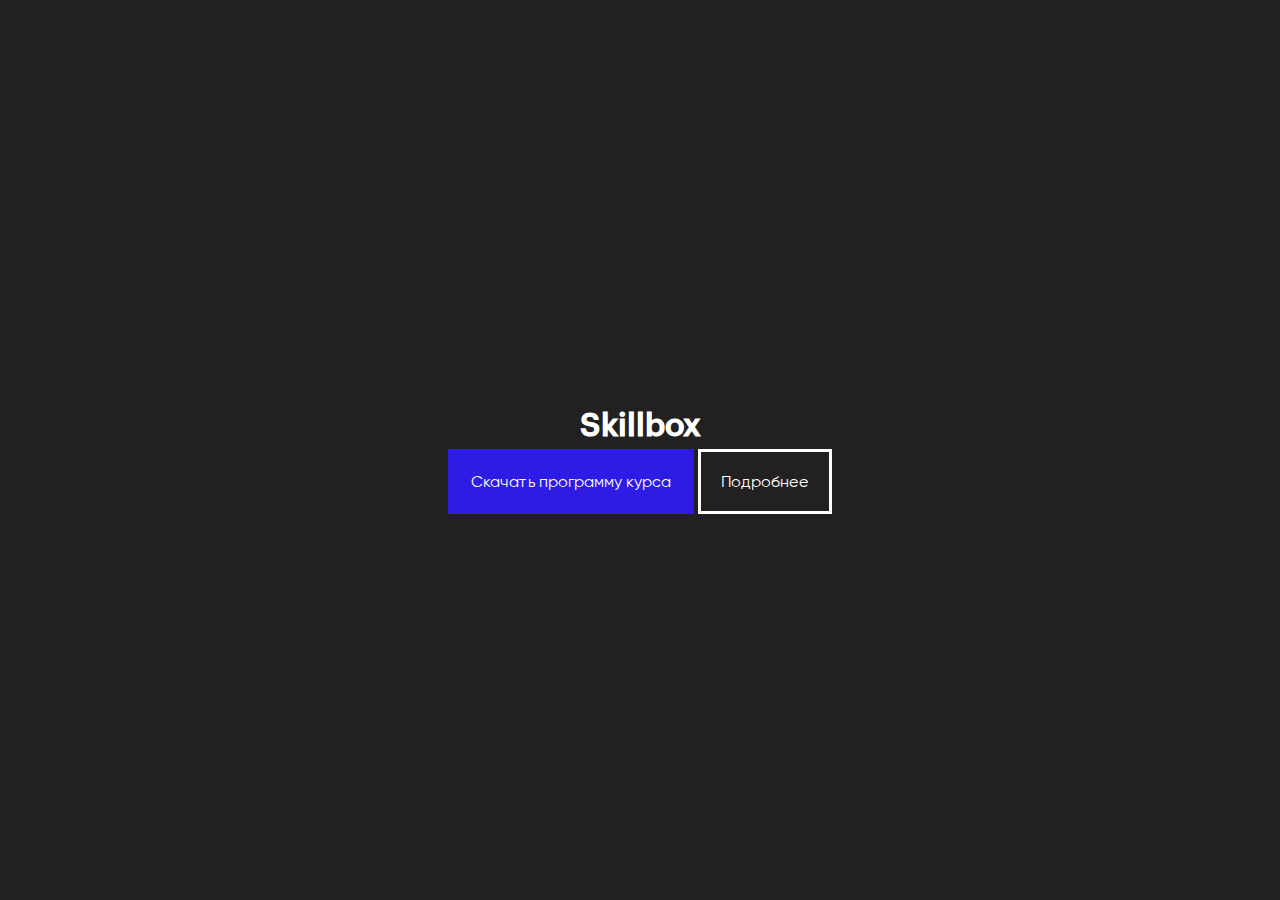
<file: 4/index.html>
<!DOCTYPE html>
<html lang="ru">
<head>
  <meta charset="UTF-8">
  <meta name="viewport" content="width=device-width, initial-scale=1.0">
  <title>Стартовая страница</title>
  <link rel="stylesheet" href="css/style.css">
</head>

<body>
  <div class="main-content">
  <header>
    <a href="https://skillbox.ru/" target="_blank">
      <h1 class="heading">Skillbox</h1>
    </a>
  </header>

  <div>
    <a href="files/2.7_Skillbox_Layout.docx" download class="download_link">Скачать программу курса</a>
    <a href="program.html" class="nav_link"> Подробнее</a>
  </div>

  </div>
</body>
</html>
</file>
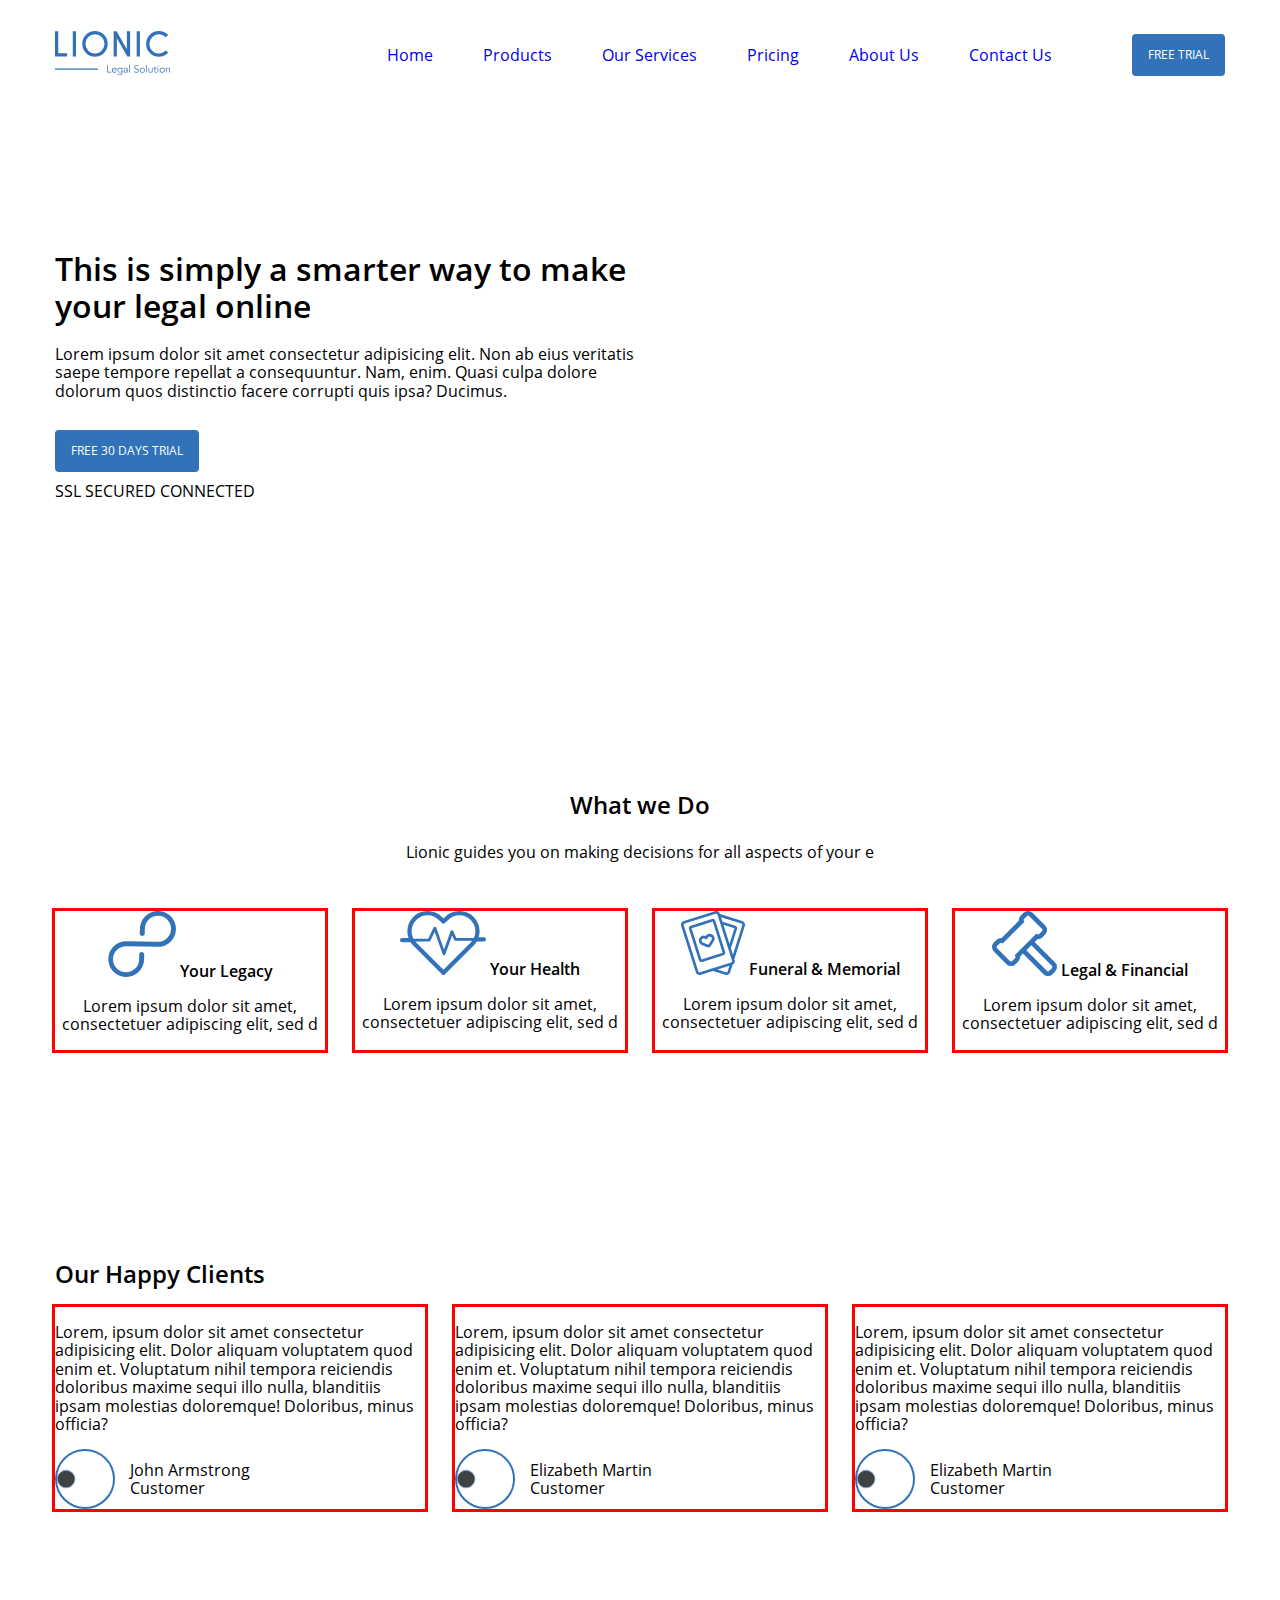
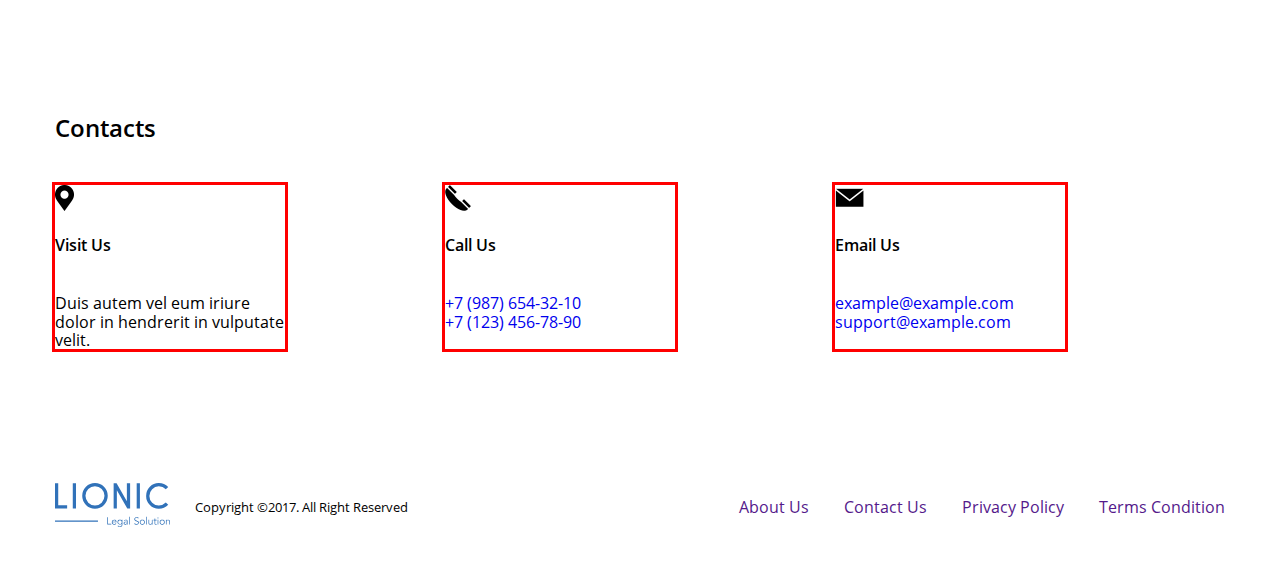
<file: lionic/index.html>
<!DOCTYPE html>
<html lang="ru">
<head>
    <meta charset="UTF-8">
    <meta name="viewport" content="width=device-width, initial-scale=1.0">
    <title>Lionic Legal Solution</title>
    <link rel="stylesheet" href="css/normalize.css">
    <link rel="stylesheet" href="css/style.css">
</head>
<body>
  <header class="header">
    <div class="container header-container">
      <a href="http://" class="logo">
        <img src="img/Logo.svg" alt="" class="logo-img">
      </a>
      <nav class="nav">
        <ul class="nav-list">
          <li class="nav-item">
            <a href="http://" class="nav-link">Home</a>
          </li>
          <li class="nav-item">
            <a href="http://" class="nav-link">Products</a>
          </li>
          <li class="nav-item">
            <a href="http://" class="nav-link">Our Services</a>
          </li>
          <li class="nav-item">
            <a href="http://" class="nav-link">Pricing</a>
          </li>
          <li class="nav-item">
            <a href="http://" class="nav-link">About Us</a>
          </li>
          <li class="nav-item">
            <a href="http://" class="nav-link">Contact Us</a>
          </li>
        </ul>
      </nav>
      <a href="http://" class="btn header-bth">
        FREE TRIAL
      </a>
    </div>
  </header>
  
  <main>
    <section class="section-hero">
      <div class="container hero-container">
        <div class="hero-content">  
          <h1 class="section-hero-heading">
            This is simply a smarter way  to make your legal online
          </h1>
          <p class="section-hero-description">
            Lorem ipsum dolor sit amet consectetur adipisicing elit. Non ab eius veritatis saepe tempore repellat a consequuntur. Nam, enim. Quasi culpa dolore dolorum quos distinctio facere corrupti quis ipsa? Ducimus.
          </p>
          <a href="" class="btn">
            FREE 30 DAYS TRIAL
          </a>
          <div class="section-hero-btn-description">
            <span class="section-hero-ssl-icon"></span>
            SSL SECURED CONNECTED
          </div>
        </div>
      </div>
    </section>
    
    <section class="section-do">
      <div class="container do-container">
        <h2 class="section-heading text-center">
          What we Do
        </h2>
        <p class="section-description text-center">
          Lionic guides you on making decisions for all aspects of your e
        </p>
        <ul class="section-do-list text-center">
          <li class="section-do-item">
            <svg class="section-do-icon" xmlns="http://www.w3.org/2000/svg" width="68" height="66" viewBox="0 0 68 66"><g><g><path fill="#3172b9" id="icon" class="cls-1" d="M335.393,1081a18.072,18.072,0,0,0-18.493,17.51l-0.124,4.97a2.486,2.486,0,0,0,4.97.11l0.125-4.97a13.08,13.08,0,1,1,12.752,13.25l-31.123-.67a17.906,17.906,0,1,0,17.6,18.29l0.123-4.92a2.486,2.486,0,0,0-4.971-.11l-0.123,4.92a13.08,13.08,0,1,1-12.752-13.25l31.123,0.67A17.906,17.906,0,1,0,335.393,1081Z" transform="translate(-285 -1081)"/></g></g></svg>
            <strong class="section-do-item-heading">
              Your Legacy
            </strong>
            <p class="section-do-item-description">
              Lorem ipsum dolor sit amet, consectetuer adipiscing elit, sed d
            </p>
          </li>
          <li class="section-do-item">
            <svg class="section-do-icon" xmlns="http://www.w3.org/2000/svg" width="86" height="64" viewBox="0 0 86 64"><g><g><path fill="#3172b9" id="icon" class="cls-1" d="M648.693,1087.94a20.211,20.211,0,0,0-28.623,0l-1.607,1.61-1.607-1.61a20.211,20.211,0,0,0-28.623,0,20.318,20.318,0,0,0,0,28.67l28.722,28.76a2.121,2.121,0,0,0,3.017,0l28.721-28.76A20.294,20.294,0,0,0,648.693,1087.94Zm-3.015,25.65-27.215,27.25-27.215-27.25a16.038,16.038,0,0,1,0-22.63,15.95,15.95,0,0,1,22.593,0l3.114,3.12a2.137,2.137,0,0,0,3.015,0l3.115-3.12a15.95,15.95,0,0,1,22.593,0A16.038,16.038,0,0,1,645.678,1113.59Zm-60.728-4.61h-7.818a2.135,2.135,0,0,0,0,4.27h7.818A2.135,2.135,0,0,0,584.95,1108.98Zm66.809,0.07H631.352l-3.176-6.99a1.417,1.417,0,0,0-2.633.11l-6.49,18.32-7.891-21.89a1.429,1.429,0,0,0-1.27-.94,1.385,1.385,0,0,0-1.353.82l-5.3,11.28H585.66a1.425,1.425,0,0,0-1.421,1.43,1.655,1.655,0,0,0,1.721,1.35h18.479a0.978,0.978,0,0,0,.987-0.75l4.227-8.99,8.076,22.4a1.428,1.428,0,0,0,1.337.94h0a1.428,1.428,0,0,0,1.335-.95l6.642-18.75,2.1,4.62a1.846,1.846,0,0,0,1.593.77h21.323a1.141,1.141,0,0,0,1.121-1.36A1.423,1.423,0,0,0,651.759,1109.05Zm7.109-.78h-6.4a2.135,2.135,0,0,0,0,4.27h6.4A2.135,2.135,0,0,0,658.868,1108.27Z" transform="translate(-575 -1082)"/></g></g></svg>
            <strong class="section-do-item-heading">
              Your Health
            </strong>
            <p class="section-do-item-description">
              Lorem ipsum dolor sit amet, consectetuer adipiscing elit, sed d
            </p>
          </li>
          <li class="section-do-item">
            <svg class="section-do-icon" xmlns="http://www.w3.org/2000/svg" width="64" height="64" viewBox="0 0 64 64"><g><g><path fill="#3172b9" id="icon" class="cls-1" d="M951.548,1094.02a4.026,4.026,0,0,0-2.343-1.97l-22.139-7.01a0.03,0.03,0,0,1-.026-0.01l-0.077-.24a4,4,0,0,0-5.02-2.6l-31.148,9.86a4,4,0,0,0-2.606,5.02l14.616,46.14a4.009,4.009,0,0,0,3.816,2.79,3.891,3.891,0,0,0,1.205-.19L920,1141.96l12.173,3.85a3.9,3.9,0,0,0,1.206.19,4.007,4.007,0,0,0,3.815-2.79l2.367-7.47a0.172,0.172,0,0,0,.009-0.04,3.982,3.982,0,0,0,2.009-4.77l-0.247-.78,10.478-33.08A3.972,3.972,0,0,0,951.548,1094.02Zm-16.895,48.38a1.339,1.339,0,0,1-1.675.87l-8.562-2.71,12.028-3.81Zm4.3-9.65a1.31,1.31,0,0,1-.781.65l-18.523,5.87-0.086.03-12.539,3.97a1.338,1.338,0,0,1-1.674-.87l-14.616-46.13a1.337,1.337,0,0,1,.088-1.02,1.358,1.358,0,0,1,.781-0.66l31.148-9.86h0a1.337,1.337,0,0,1,1.673.87l14.616,46.13A1.332,1.332,0,0,1,938.95,1132.75Zm-8.5-36.97,11,3.48-4.949,15.62Zm18.824,0.49-9.335,29.46-2.038-6.43,6.092-19.23a2.676,2.676,0,0,0-1.737-3.35l-12.518-3.96a1.234,1.234,0,0,0-.263-0.06l-1.446-4.56,20.376,6.45a1.358,1.358,0,0,1,.781.66A1.337,1.337,0,0,1,949.269,1096.27Zm-34.083,8.74a5,5,0,0,0-2.607,1.97,4.922,4.922,0,0,0-6.469,6.08,4.605,4.605,0,0,0,2.656,2.88l5.519,2.25a2.666,2.666,0,0,0,1.04.2,2.925,2.925,0,0,0,.831-0.12,2.79,2.79,0,0,0,1.486-1.14l3.213-5.02a4.617,4.617,0,0,0,.513-3.89A4.938,4.938,0,0,0,915.186,1105.01Zm3.423,5.66-3.213,5.02a0.051,0.051,0,0,1-.045.03,0.06,0.06,0,0,1-.058,0l-5.518-2.25a1.96,1.96,0,0,1-1.123-1.22,2.252,2.252,0,0,1,1.47-2.83,2.061,2.061,0,0,1,.689-0.11,2.206,2.206,0,0,1,1.488.57,1.334,1.334,0,0,0,2.178-.69,2.255,2.255,0,0,1,4.349-.16A1.941,1.941,0,0,1,918.609,1110.67Zm3.684-18.92a2.661,2.661,0,0,0-3.348-1.74l-21.2,6.71a2.676,2.676,0,0,0-1.737,3.35l9.881,31.19a2.676,2.676,0,0,0,2.544,1.86,2.5,2.5,0,0,0,.8-0.13l21.2-6.71a2.663,2.663,0,0,0,1.737-3.35Zm-13.858,38.7-9.881-31.19,11.425-3.61,9.772-3.1,9.88,31.19Z" transform="translate(-888 -1082)"/></g></g></svg>
            <strong class="section-do-item-heading">
              Funeral & Memorial
            </strong>
            <p class="section-do-item-description">
              Lorem ipsum dolor sit amet, consectetuer adipiscing elit, sed d
            </p>
          </li>
          <li class="section-do-item">
            <svg class="section-do-icon" xmlns="http://www.w3.org/2000/svg" width="65" height="65" viewBox="0 0 65 65"><g><g><path fill="#3172b9" id="icon" class="cls-1" d="M1226.61,1111.99l2.86-2.86c0.17,0.01.34,0.02,0.52,0.02a6.356,6.356,0,0,0,4.51-1.87l2.73-2.73a6.392,6.392,0,0,0,0-9.03l-12.66-12.65a6.386,6.386,0,0,0-9.03,0l-2.72,2.73a6.352,6.352,0,0,0-1.85,5.02l-17.35,17.35c-0.17-.01-0.34-0.02-0.51-0.02a6.337,6.337,0,0,0-4.52,1.87l-2.72,2.72a6.392,6.392,0,0,0,0,9.03l12.65,12.66a6.386,6.386,0,0,0,9.03,0l2.73-2.73a6.356,6.356,0,0,0,1.87-4.51c0-.18-0.01-0.35-0.02-0.51l2.86-2.87,20.52,20.52a6.386,6.386,0,0,0,9.03,0l2.59-2.59a6.392,6.392,0,0,0,0-9.03Zm-14.91,8.25-5.15,5.16,0.4,0.4a1.684,1.684,0,0,1,0,2.37l-2.73,2.73a1.672,1.672,0,0,1-1.19.49,1.633,1.633,0,0,1-1.18-.49l-12.66-12.65a1.7,1.7,0,0,1,0-2.38l2.73-2.72a1.683,1.683,0,0,1,1.19-.5,1.643,1.643,0,0,1,1.18.5l0.4,0.4,21.85-21.85-0.4-.4a1.7,1.7,0,0,1,0-2.38l2.73-2.72a1.69,1.69,0,0,1,2.38,0l12.65,12.65a1.678,1.678,0,0,1,0,2.38l-2.73,2.72a1.633,1.633,0,0,1-1.18.49,1.672,1.672,0,0,1-1.19-.49l-0.4-.4-5.16,5.16-3.46,3.46-4.62,4.61Zm32.1,17.97-2.59,2.59a1.69,1.69,0,0,1-2.38,0l-20.51-20.51,4.97-4.97,20.51,20.51A1.678,1.678,0,0,1,1243.8,1138.21Z" transform="translate(-1184 -1081)"/></g></g></svg>
            <strong class="section-do-item-heading">
              Legal & Financial
            </strong>
            <p class="section-do-item-description">
              Lorem ipsum dolor sit amet, consectetuer adipiscing elit, sed d
            </p>
          </li>
        </ul>
      </div>
    </section>

    <section class="section-clients">
      <div class="container">
        <h2 class="section-heading">
          Our Happy Clients
        </h2>
        <ul class="section-clients-list">
          <li class="section-clients-item">
            <p class="section-clients-testimonial">
              Lorem, ipsum dolor sit amet consectetur adipisicing elit. Dolor aliquam voluptatem quod enim et. Voluptatum nihil tempora reiciendis doloribus maxime sequi illo nulla, blanditiis ipsam molestias doloremque! Doloribus, minus officia?
            </p>
            <div class="section-clients-user">
              <img src="img/user.svg" alt="" class="section-clients-avatar">
              <div class="section-clients-user-info">
                <div class="section-clients-username">
                  John Armstrong
                </div>
                <div class="section-clients-user-descroption">
                  Customer
                </div>
              </div>
            </div>
          </li>
          <li class="section-clients-item">
            <p class="section-clients-testimonial">
              Lorem, ipsum dolor sit amet consectetur adipisicing elit. Dolor aliquam voluptatem quod enim et. Voluptatum nihil tempora reiciendis doloribus maxime sequi illo nulla, blanditiis ipsam molestias doloremque! Doloribus, minus officia?
            </p>
            <div class="section-clients-user">
              <img src="img/user.svg" alt="" class="section-clients-avatar">
              <div class="section-clients-user-info">
                <div class="section-clients-username">
                  Elizabeth Martin
                </div>
                <div class="section-clients-user-descroption">
                  Customer
                </div>
              </div>
            </div>
          </li>
          <li class="section-clients-item">
            <p class="section-clients-testimonial">
              Lorem, ipsum dolor sit amet consectetur adipisicing elit. Dolor aliquam voluptatem quod enim et. Voluptatum nihil tempora reiciendis doloribus maxime sequi illo nulla, blanditiis ipsam molestias doloremque! Doloribus, minus officia?
            </p>
            <div class="section-clients-user">
              <img src="img/user.svg" alt="" class="section-clients-avatar">
              <div class="section-clients-user-info">
                <div class="section-clients-username">
                  Elizabeth Martin
                </div>
                <div class="section-clients-user-descroption">
                  Customer
                </div>
              </div>
            </div>
          </li>
        </ul>
      </div>
    </section>

    <section class="section-contacts">
      <div class="container">
        <h2 class="section-heading">
          Contacts
        </h2>
        <ul class="section-contacts-list">
          <li class="section-contacts-item">
            <span class="section-contacts-icon section-contacts-icon-gps"></span>
            <strong class="section-contacts-heading">Visit Us</strong>
            <div class="section-contacts-info">
              Duis autem vel eum iriure dolor in hendrerit in vulputate velit.
            </div>
          </li>
          <li class="section-contacts-item">
            <span class="section-contacts-icon section-contacts-icon-phone"></span>
            <strong class="section-contacts-heading">Call Us</strong>
            <div class="section-contacts-info">
              <a href="tel:+79876543210" class="section-contacts-link">
                +7 (987) 654-32-10
              </a>
              <br>
              <a href="tel:+71234567890" class="section-contacts-link">
                +7 (123) 456-78-90
              </a>
            </div>
          </li>
          <li class="section-contacts-item">
            <span class="section-contacts-icon section-contacts-icon-mail"></span>
            <strong class="section-contacts-heading">Email Us</strong>
            <div class="section-contacts-info">
              <a href="mailto:example@example.com" class="section-contacts-link">
                example@example.com
              </a>
              <br>
              <a href="mailto:support@example.com" class="section-contacts-link">
                support@example.com
              </a>
            </div>
          </li>
        </ul>
      </div>
    </section>
  </main>
  
  <footer class="footer">
    <div class="container footer-container">
      <div class="footer-left">
        <a href="http://" class="footer-logo">
          <img src="img/Logo.svg" alt="" class="footer-logo-img">
        </a>
        <small class="footer-copyrights">
          Copyright ©2017. All Right Reserved
        </small>
      </div>
      <div class="footer-right">
        <nav class="footer-nav">
          <ul class="footer-nav-list">
            <li class="footer-nav-item">
              <a href="" class="footer-nav-link">
                About Us
              </a>
            </li>
            <li class="footer-nav-item">
              <a href="" class="footer-nav-link">
                Contact Us
              </a>
            </li>
            <li class="footer-nav-item">
              <a href="" class="footer-nav-link">
                Privacy Policy
              </a>
            </li>
            <li class="footer-nav-item">
              <a href="" class="footer-nav-link">
                Terms Condition
              </a>
            </li>
          </ul>
        </nav>
        <ul class="footer-social-list">
          <li class="footer-social-item">
            <a href="" class="footer-social-link">
              <span class="footer-social-icon"></span>
            </a>
          </li>
          <li class="footer-social-item">
            <a href="" class="footer-social-link">
              <span class="footer-social-icon"></span>
            </a>
          </li>
          <li class="footer-social-item">
            <a href="" class="footer-social-link">
              <span class="footer-social-icon"></span>
            </a>
          </li>
        </ul>
      </div>
    </div>
  </footer>
</body>
</html>
</file>
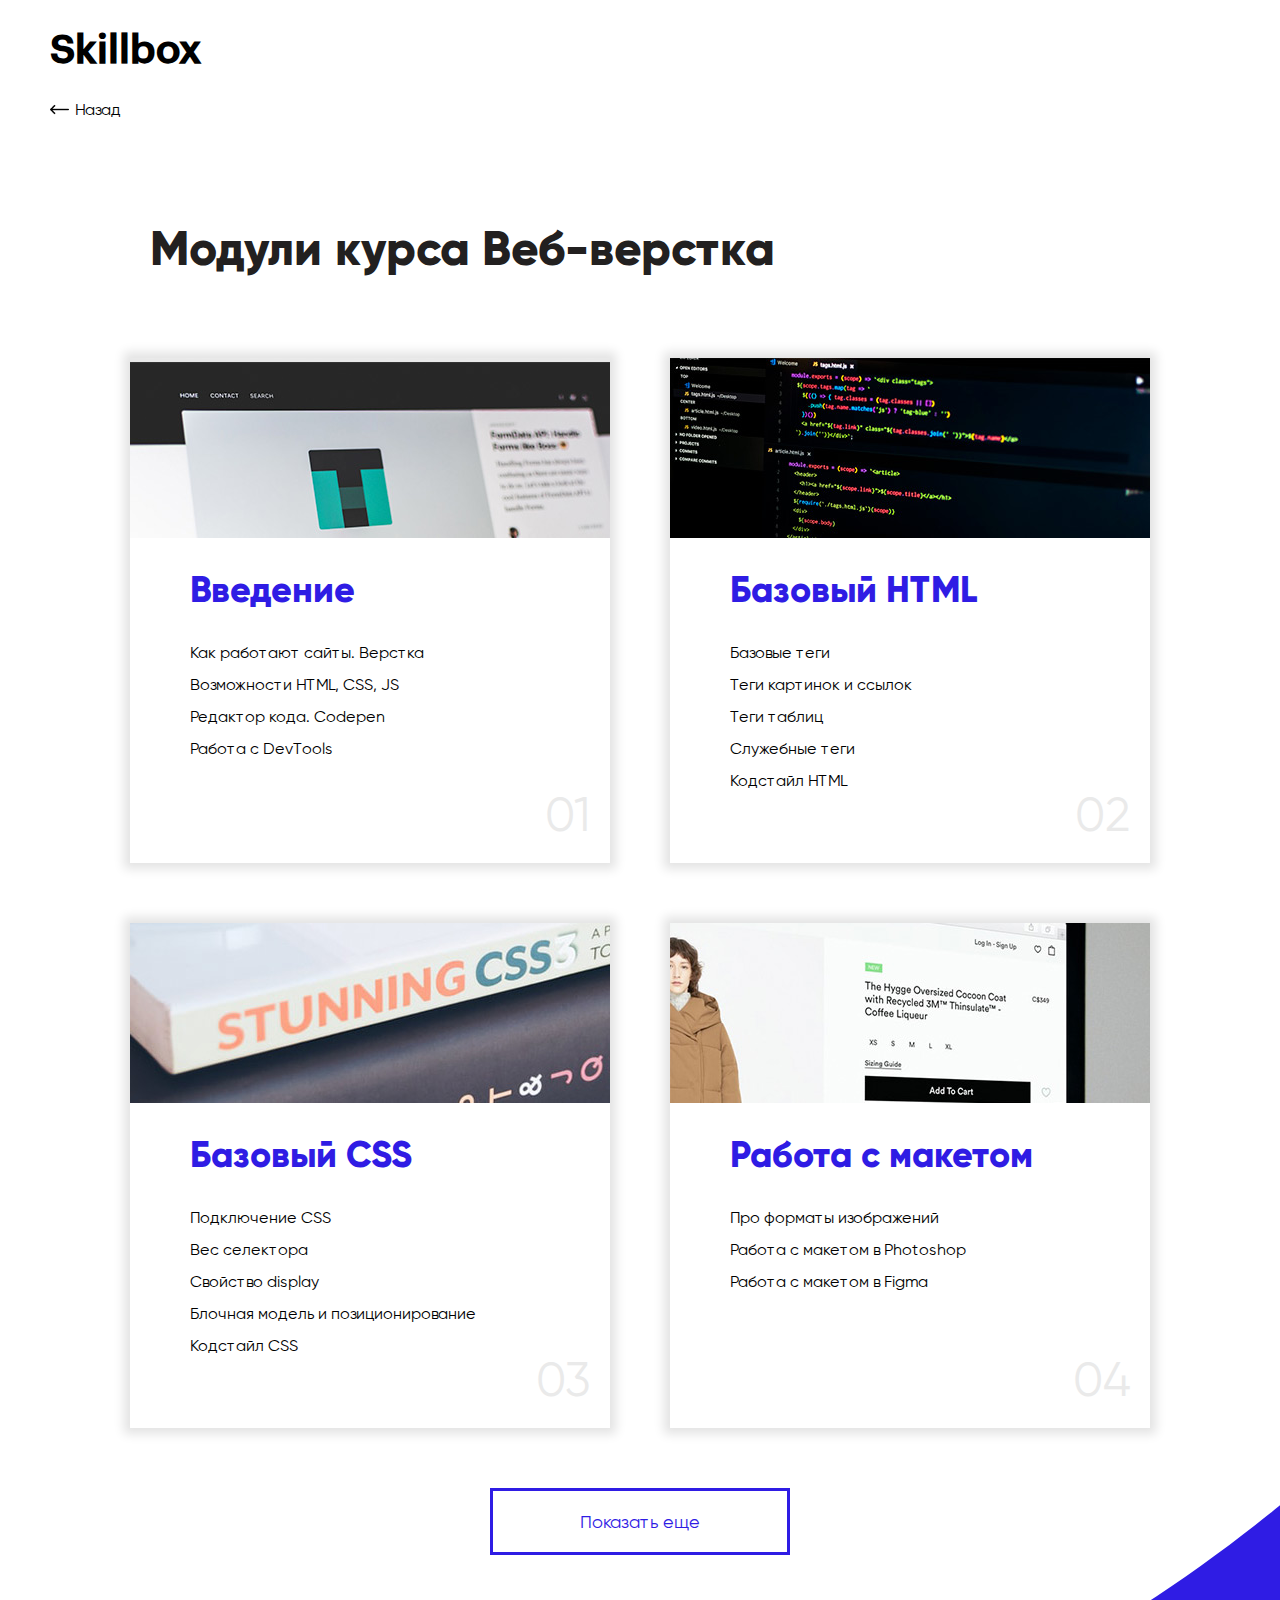
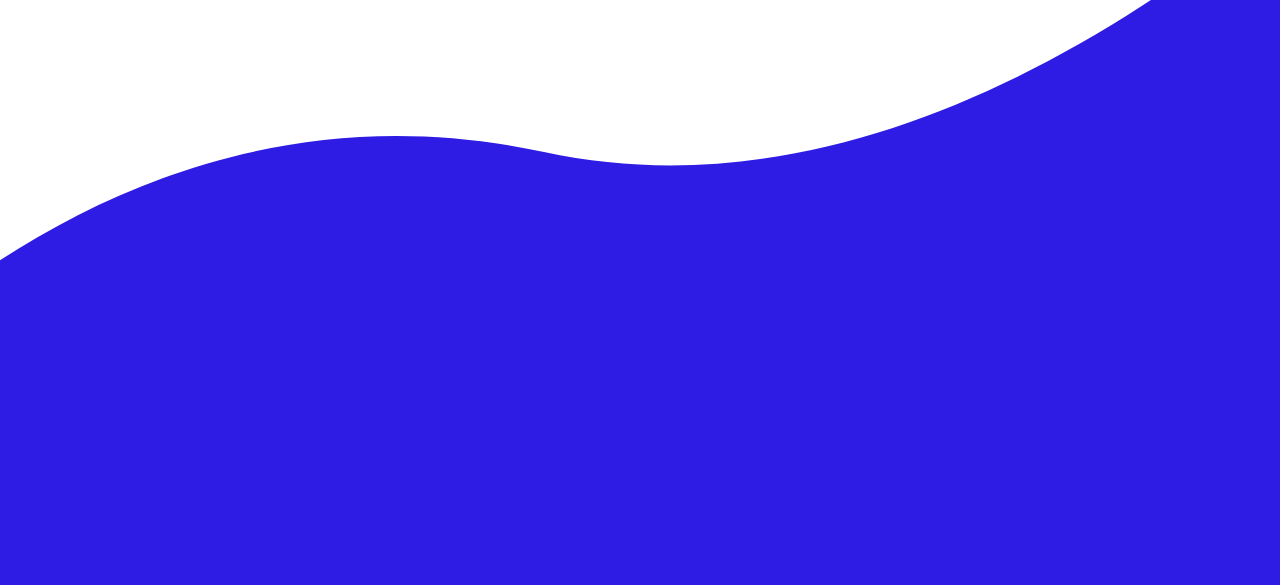
<file: 4/modules.html>
<!DOCTYPE html>
<html lang="en">
<head>
  <meta charset="UTF-8">
  <meta name="viewport" content="width=device-width, initial-scale=1.0">
  <title>Модули</title>
  <link rel="stylesheet" href="css/style.css">
</head>
<body class="body-wave">
  <div class="container">
    <header>
      <h1 class="title">Skillbox</h1>
      <a href="program.html" class="nav-back">Назад</a>
    </header>
    <div class="tile-content">
      <h1 class="tile-header">Модули курса Веб-верстка</h1>
      <ul class="cards">
        <li class="card card1-image">
          <div>
            <h3 class="tile-h3">Введение</h3>
            <ul class="list-in-card">
              <li>Как работают сайты. Верстка</li>
              <li>Возможности HTML, CSS, JS</li>
              <li>Редактор кода. Codepen</li>
              <li>Работа с DevTools</li>
            </ul>
          </div>
          <div class="number-in-cards">01</div>
        </li>
        <li class="card card-right card2-image">
          <div>
          <h3 class="tile-h3">Базовый HTML</h3>
            <ul class="list-in-card">
              <li>Базовые теги</li>
              <li>Теги картинок и ссылок</li>
              <li>Теги таблиц</li>
              <li>Служебные теги</li>
              <li>Кодстайл HTML</li>
            </ul>
          </div>
          <div class="number-in-cards">02</div>
        </li>
        <li class="card card3-image">
          <div>
            <h3 class="tile-h3">Базовый CSS</h3>
            <ul class="list-in-card">
              <li>Подключение CSS</li>
              <li>Вес селектора</li>
              <li>Свойство display</li>
              <li>Блочная модель и позиционирование</li>
              <li>Кодстайл CSS</li>
            </ul>
          </div>
          <div class="number-in-cards">03</div>
        </li>
        <li class="card card-right card4-image">
          <div>
          <h3 class="tile-h3">Работа с макетом</h3>
            <ul class="list-in-card">
              <li>Про форматы изображений</li>
              <li>Работа с макетом в Photoshop</li>
              <li>Работа с макетом в Figma</li>
            </ul>
          </div>
          <div class="number-in-cards">04</div>
        </li>
      </ul>
      <div class="button-under-cards">
        <button class="btn">Показать еще</button>
      </div>
    </div>

  </div>
</body>
</html>
</file>
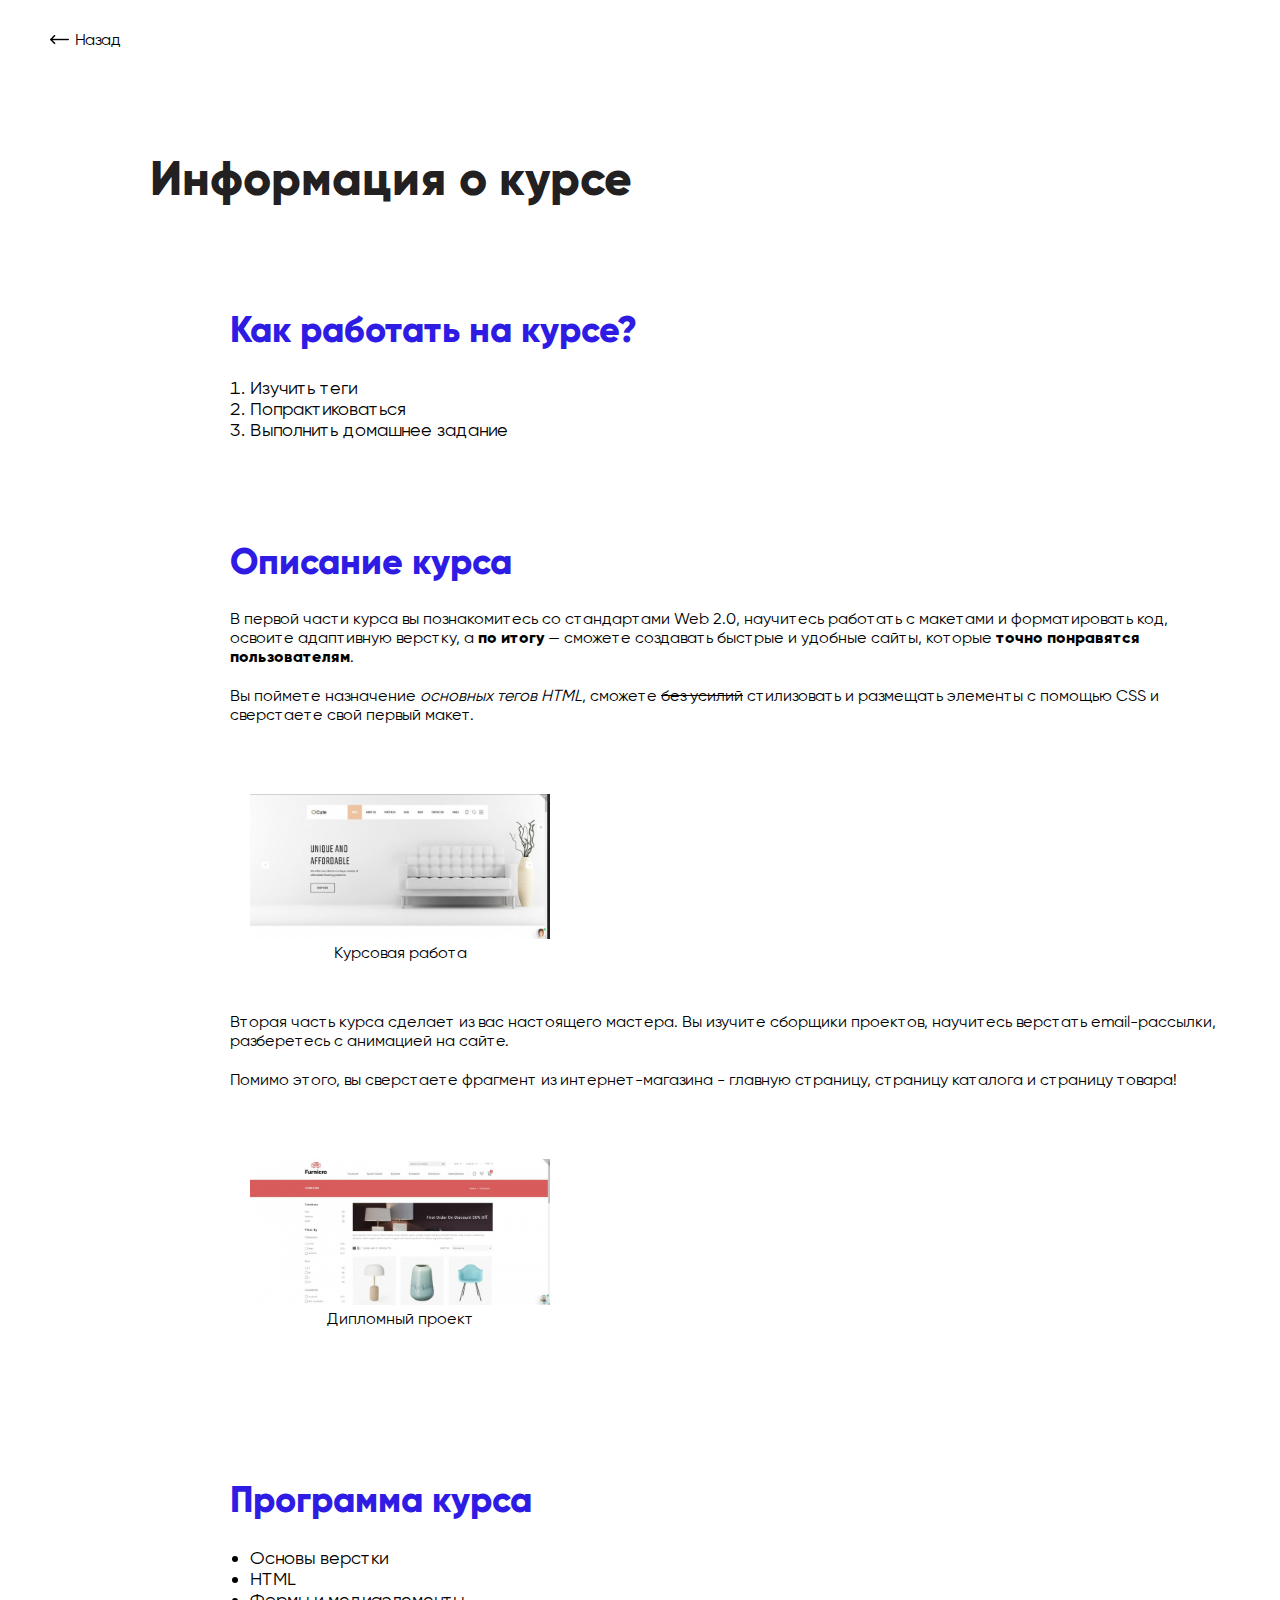
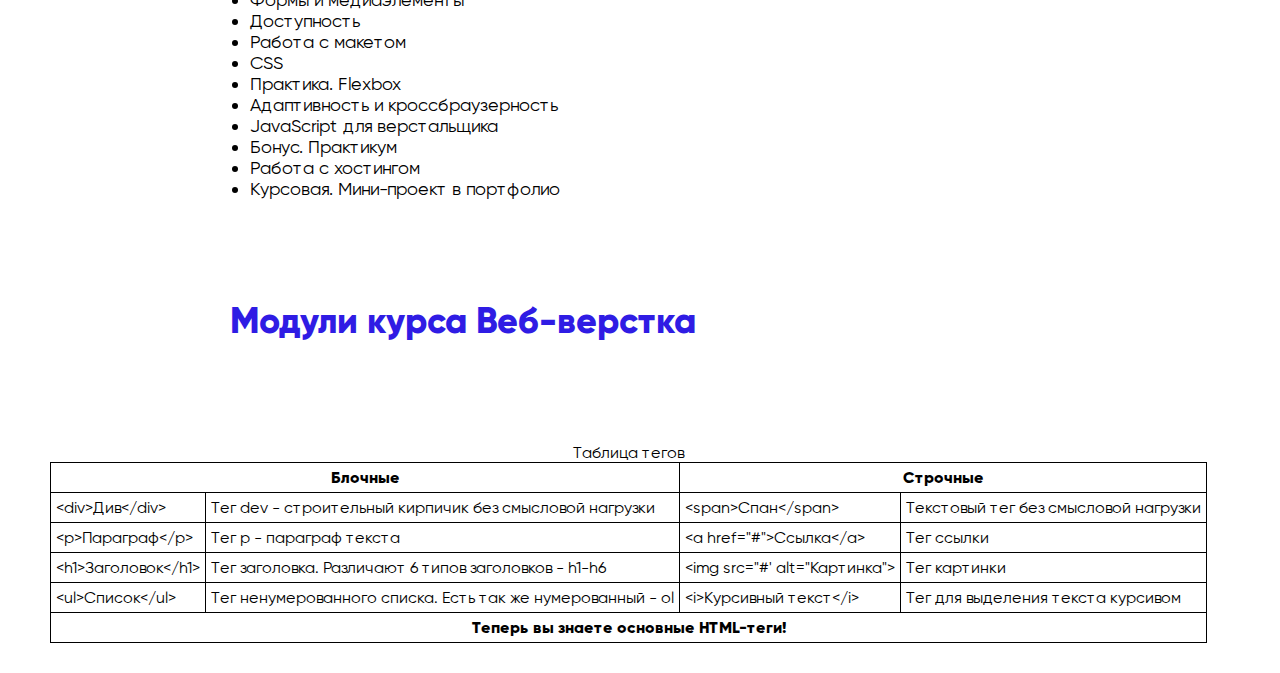
<file: 4/program.html>
<!DOCTYPE html>
<html lang="ru">
<head>
  <meta charset="UTF-8">
  <meta name="viewport" content="width=device-width, initial-scale=1.0">
  <link rel="stylesheet" href="css/style.css">
  <title>Программа</title>
</head>
<body>
  <div class="container">
    <header>
      <a href="index.html" class="nav-back">Назад</a>
      <h1 class="header">Информация о курсе</h1>
      <h3>Как работать на курсе?</h3>
      <ol class="list">
        <li><a href="#table_tag">Изучить теги</a></li>
        <li>Попрактиковаться</li>
        <li>Выполнить домашнее задание</li>
      </ol>
    </header>


    <section>
      <h3>Описание курса</h3>
      <p>В первой части курса вы познакомитесь со стандартами Web 2.0, научитесь работать с макетами и форматировать код, освоите адаптивную верстку, а <strong>по итогу</strong> &mdash; сможете создавать быстрые и удобные сайты, которые <strong>точно понравятся пользователям</strong>.</p>
      <p>Вы поймете назначение <em>основных тегов HTML</em>, сможете <s>без усилий</s> стилизовать и размещать элементы с помощью CSS и сверстаете свой первый макет.</p>
      <figure class="image">
        <img src="img/2.7_site1.jpeg" alt="Курсовая работа">
        <figcaption>Курсовая работа</figcaption>
      </figure>
      <p>Вторая часть курса сделает из вас настоящего мастера. Вы изучите сборщики проектов, научитесь верстать email-рассылки, разберетесь с анимацией на сайте.</p>
      <p>Помимо этого, вы сверстаете фрагмент из интернет-магазина - главную страницу, страницу каталога и страницу товара!</p>
      <figure class="image">
        <img src="img/2.7_site2.jpeg" alt="Дипломный проект">
        <figcaption>Дипломный проект</figcaption>
      </figure>
      <h3>Программа курса</h3>
      <ul class="list">
        <li>Основы верстки</li>
        <li>HTML</li>
        <li>Формы и медиаэлементы</li>
        <li>Доступность</li>
        <li>Работа с макетом</li>
        <li>CSS</li>
        <li>Практика. Flexbox</li>
        <li>Адаптивность и кроссбраузерность</li>
        <li>JavaScript для верстальщика</li>
        <li>Бонус. Практикум</li>
        <li>Работа с хостингом</li>
        <li>Курсовая. Мини-проект в портфолио</li>
      </ul>
      <a href="modules.html"><h3>Модули курса Веб-верстка</h3></a>

      <table id="table_tag" class="table">
        <caption>Таблица тегов</caption>
        <thead>
          <tr>
            <th colspan="2">Блочные</th>
            <th colspan="2">Строчные</th>
          </tr>
        </thead>
        <tbody>
          <tr>
            <td>&lt;div&gt;Див&lt;/div&gt;</td>
            <td>Тег dev - строительный кирпичик без смысловой нагрузки</td>
            <td>&lt;span&gt;Спан&lt;/span&gt;</td>
            <td>Текстовый тег без смысловой нагрузки</td>
          </tr>
          <tr>
            <td>&lt;p&gt;Параграф&lt;/p&gt;</td>
            <td>Тег p - параграф текста</td>
            <td>&lt;a href="#"&gt;Ссылка&lt;/a&gt;</td>
            <td>Тег ссылки</td>
          </tr>
          <tr>
            <td>&lt;h1&gt;Заголовок&lt;/h1&gt;</td>
            <td>Тег заголовка. Различают 6 типов заголовков - h1-h6</td>
            <td>&lt;img src="#' alt="Картинка"&gt;</td>
            <td>Тег картинки</td>
          </tr>
          <tr>
            <td>&lt;ul&gt;Список&lt;/ul&gt;</td>
            <td>Тег ненумерованного списка. Есть так же нумерованный - ol</td>
            <td>&lt;i&gt;Курсивный текст&lt;/i&gt;</td>
            <td>Тег для выделения текста курсивом</td>
          </tr>
        </tbody>
        <tfoot>
          <tr>
            <th colspan="4">Теперь вы знаете основные HTML-теги!</th>
          </tr>
        </tfoot>
      </table>
    </section>
  </div>
</body>
</html>
</file>
<file: 4/css/style.css>
@font-face {
	font-family: 'Graphik LCG';
	src: url('../fonts/GraphikLCG-Medium.woff2') format('woff2'),
		url('../fonts/GraphikLCG-Medium.woff') format('woff');
	font-display: swap;
	font-weight: 500;
	font-style: normal;
}

@font-face {
	font-family: 'Gilroy';
	src: url('../fonts/Gilroy-Regular.woff2') format('woff2'),
		url('../fonts/Gilroy-Regular.woff') format('woff');
	font-display: swap;
	font-weight: normal;
	font-style: normal;
}

@font-face {
	font-family: 'Gilroy';
	src: url('../fonts/Gilroy-ExtraBold.woff2') format('woff2'),
		url('../fonts/Gilroy-ExtraBold.woff') format('woff');
	font-display: swap;
	font-weight: 800;
	font-style: normal;
}

@font-face {
	font-family: 'Gilroy';
	src: url('../fonts/Gilroy-Medium.woff2') format('woff2'),
		url('../fonts/Gilroy-Medium.woff') format('woff');
	font-display: swap;
	font-weight: 500;
	font-style: normal;
}

* {
	margin: 0;
	padding: 0;
	box-sizing: border-box;
}

body {
	font-family: 'Gilroy', sans-serif;
}

a {
	color: inherit;
	text-decoration: none;
}

.main-content {
	display: flex;
    flex-direction: column;
    justify-content: center;
    align-items: center;
    height: 100vh;
    background-color: #222020;
}

.tile-content {
  padding-left: 80px;
  padding-right: 80px;
	margin: 0 auto;
}

.tile {
	height: 505px;
	width: 480px;
	margin: 60px;
}

.heading {
  color: white;
  font-family: "Graphik LCG", sans-serif;
  margin-bottom: 30px;
}

.download_link {
	padding: 20px;
	color: white;
	background-color: #2f1ce4;
	border: 3px solid  #2f1ce4;
}

.nav_link {
	padding: 20px;
	color: white;
	background-color: transparent;
	border: 3px solid white;
}

.container {
	width: 1180px;
	margin: 0 auto;
	padding-top: 30px;
	padding-bottom: 30px;
}

.nav-back {
  padding-left: 25px;
  background-image: url("../img/return.png");
  background-size: contain;
  background-repeat: no-repeat;
}

.header {
  margin-top: 100px;
  padding-left: 100px;
  font-size: 48px;
  color: #222020;
}

.tile-header {
  margin-top: 100px;
  margin-bottom: 80px;
	padding-left: 20px;
	font-size: 48px;
	color: #222020;
}

h3 {
  padding-left: 180px;
  font-size: 36px;
  color: #2f1ce4;
  margin-top: 100px;
  margin-bottom: 25px;
}

.tile-h3 {
  margin-top: 210px;
  font-size: 36px;
  color: #2f1ce4;
  padding-left: 60px;
}

.list {
  padding-left: 200px;
  font-size: 18px;
}

p {
  padding-left: 180px;
  margin-bottom: 20px;
}

.table {
  margin-top: 100px;
  border-collapse: collapse;
}

.table td, .table th {
  border: 1px solid #000;
  padding: 5px;
}

.image {
  display: inline-block;
  padding-left: 200px;
  text-align: center;
  margin-top: 50px;
  margin-bottom: 50px;
}

img {
  max-width: 300px;
}

.title {
	font-family: "Graphik LCG", medium;
  font-size: 40px;
  margin-bottom: 30px;
}

.cards {
  padding: 0;
  margin: 0;
  list-style: none;
  font-size: 0px;
}

.card {
  display: inline-block;
  height: 505px;
  width: 480px;
  margin-bottom: 60px;
  margin-right: 60px;
  vertical-align: middle;
  position: relative;
  background-size: 100% 180px;
  background-repeat: no-repeat;
  box-shadow: 0px 0px 10px 6px #e3e3e3;
}

.card-right {
  margin-right: 0px;
}

.card1-image {
  background-image: url(../img/tile01.jpeg);
}

.card2-image {
  background-image: url(../img/tile02.jpeg);
}

.card3-image {
  background-image: url(../img/tile03.jpeg);
}

.card4-image {
  background-image: url(../img/tile04.jpeg);
}

.list-in-card {
  padding-left: 60px;
  list-style-type: none;
  font-size: 16px;
  line-height: 2em;
}

.number-in-cards {
  position: absolute;
  right: 20px;
  bottom: 20px;
  font-family: 'Gilroy', medium;
  font-size: 48px;
  color: #eaeaea;
}

.button-under-cards {
  text-align: center;
}

.btn {
  width: 300px;
  font-family: 'Gilroy', Regular;
  font-size: 18px;
  padding: 20px;
	color: #2f1ce4;
	background-color: transparent;
	border: 3px solid #2f1ce4;
}

.body-wave {
  background-image: url(../img/wave.svg);
  background-repeat: no-repeat;
  background-position: bottom;
  padding-bottom: 600px;
}
</file>
<file: lionic/css/style.css>
@font-face {
    font-family: 'Open Sans';
    font-style: normal;
    font-weight: 300;
    src: local(''),
      url('../fonts/open-sans-v18-latin_cyrillic-300.woff2') format('woff2'), /* Super Modern Browsers */
      url('../fonts/open-sans-v18-latin_cyrillic-300.woff') format('woff'); /* Modern Browsers */
 }
  
  /* open-sans-regular - latin_cyrillic */
  @font-face {
    font-family: 'Open Sans';
    font-style: normal;
    font-weight: 400;
    src: local(''),
      url('../fonts/open-sans-v18-latin_cyrillic-regular.woff2') format('woff2'), /* Super Modern Browsers */
      url('../fonts/open-sans-v18-latin_cyrillic-regular.woff') format('woff'); /* Modern Browsers */
 }
  
  /* open-sans-600 - latin_cyrillic */
  @font-face {
    font-family: 'Open Sans';
    font-style: normal;
    font-weight: 600;
    src: local(''),
         url('../fonts/open-sans-v18-latin_cyrillic-600.woff2') format('woff2'), /* Super Modern Browsers */
         url('../fonts/open-sans-v18-latin_cyrillic-600.woff') format('woff'); /* Modern Browsers */
}

* {
    box-sizing: border-box;
}

a {
    text-decoration: none;
}

ul {
    margin: 0;
    padding: 0;
    list-style: none;
}

img {
    max-width: 100%;
}

html {
    font-family: 'Open Sans', sans-serif;
}

.container {
    max-width: 1200px;
    margin-right: auto;
    margin-left: auto;
    padding-right:  15px;
    padding-left: 15px;
}

.text-center {
    text-align: center;
}
.btn {
    display: inline-block;
    padding: 15px 16px;
    font-size: 12px;
    line-height: 1;
    text-transform: uppercase;
    color: white;
    background-color: #3172b9;
    border-radius: 4px;
    cursor: pointer;
}
/* header */
.header {
    height: 110px;
}

.header-container {
    display: flex;
    align-items: center;
    height: 100%;
}

.logo {
    margin-right: auto;
}

.nav-list {
    display: flex;
}

.nav-item:not(:last-child) {
    margin-right: 50px;
}

.header-bth {
    margin-left: 80px;
}
/* hero */
.hero-container {
    padding-top: 120px;
    padding-bottom: 130px;
}

.hero-content {
    max-width: 50%;
}
.section-hero-heading {
    margin-bottom: 20px;
}

.section-hero-description {
    margin-bottom: 30px;
}

.section-hero-btn-description {
    margin-top: 10px;
}
/* what we do */
.section-do {
    padding-top: 140px;
    padding-bottom: 100px;
}

.section-description {
    margin-top: 25px;
}

.section-do-list {
    display: flex;
    margin-top: 50px;
}

.section-do-item {
    flex: 1 1 25%;
    outline: 3px solid red;
}

.section-do-item:not(:last-child) {
    margin-right: 30px;
}
/* Our happy clients */
.section-clients {
    padding-top: 90px;
    padding-bottom: 100px;
}

.section-clients-list {
  display: flex;
}

.section-clients-item {
  flex: 1 1 33.33%;
  outline: 3px solid red;
}

.section-clients-item:not(:last-child) {
  margin-right: 30px;
}

.section-clients-user {
  display: flex;
  align-items: center;
}

.section-clients-avatar {
  width: 60px;
  height: 60px;
  border: 2px solid #3172b9;
  border-radius: 50%;
  margin-right: 15px;
}
/* Contacts */
.section-contacts {
    padding-top: 85px;
    padding-bottom: 95px;
}

.section-contacts-list {
    display: flex;
    margin-top: 43px;
}

.section-contacts-item {
  margin-right: 160px;
  outline: 3px solid red;
}

.section-contacts-item {
  flex: 1 1 33.33%;
}

.section-contacts-info {
  max-width: 250px;
}

.section-contacts-icon {
    display: block;
    height: 26px;
    margin-bottom: 25px;
    background-repeat: no-repeat;
    background-position: center left;
    background-size: auto 100%;
    background-color: transparent;
}

.section-contacts-icon-gps {
    background-image: url('../img/gps.png');
}

.section-contacts-icon-phone {
    background-image: url('../img/phone.png');
}

.section-contacts-icon-mail {
    background-image: url('../img/mail.png');
    background-size: auto 19px;
}

.section-contacts-heading {
    display: block;
    margin-bottom: 40px;
}

/* Footer */

.footer {
    height: 125px;
}

.footer-container {
    display: flex;
    justify-content: space-between;
    align-items: center;
    height: 100%;
}

.footer-left {
    display: flex;
    align-items: center;
}

.footer-logo {
    margin-right: 25px;
}

.footer-nav-list {
    display: flex;
}

.footer-nav-item:not(:last-child) {
    margin-right: 35px;
}
</file>
